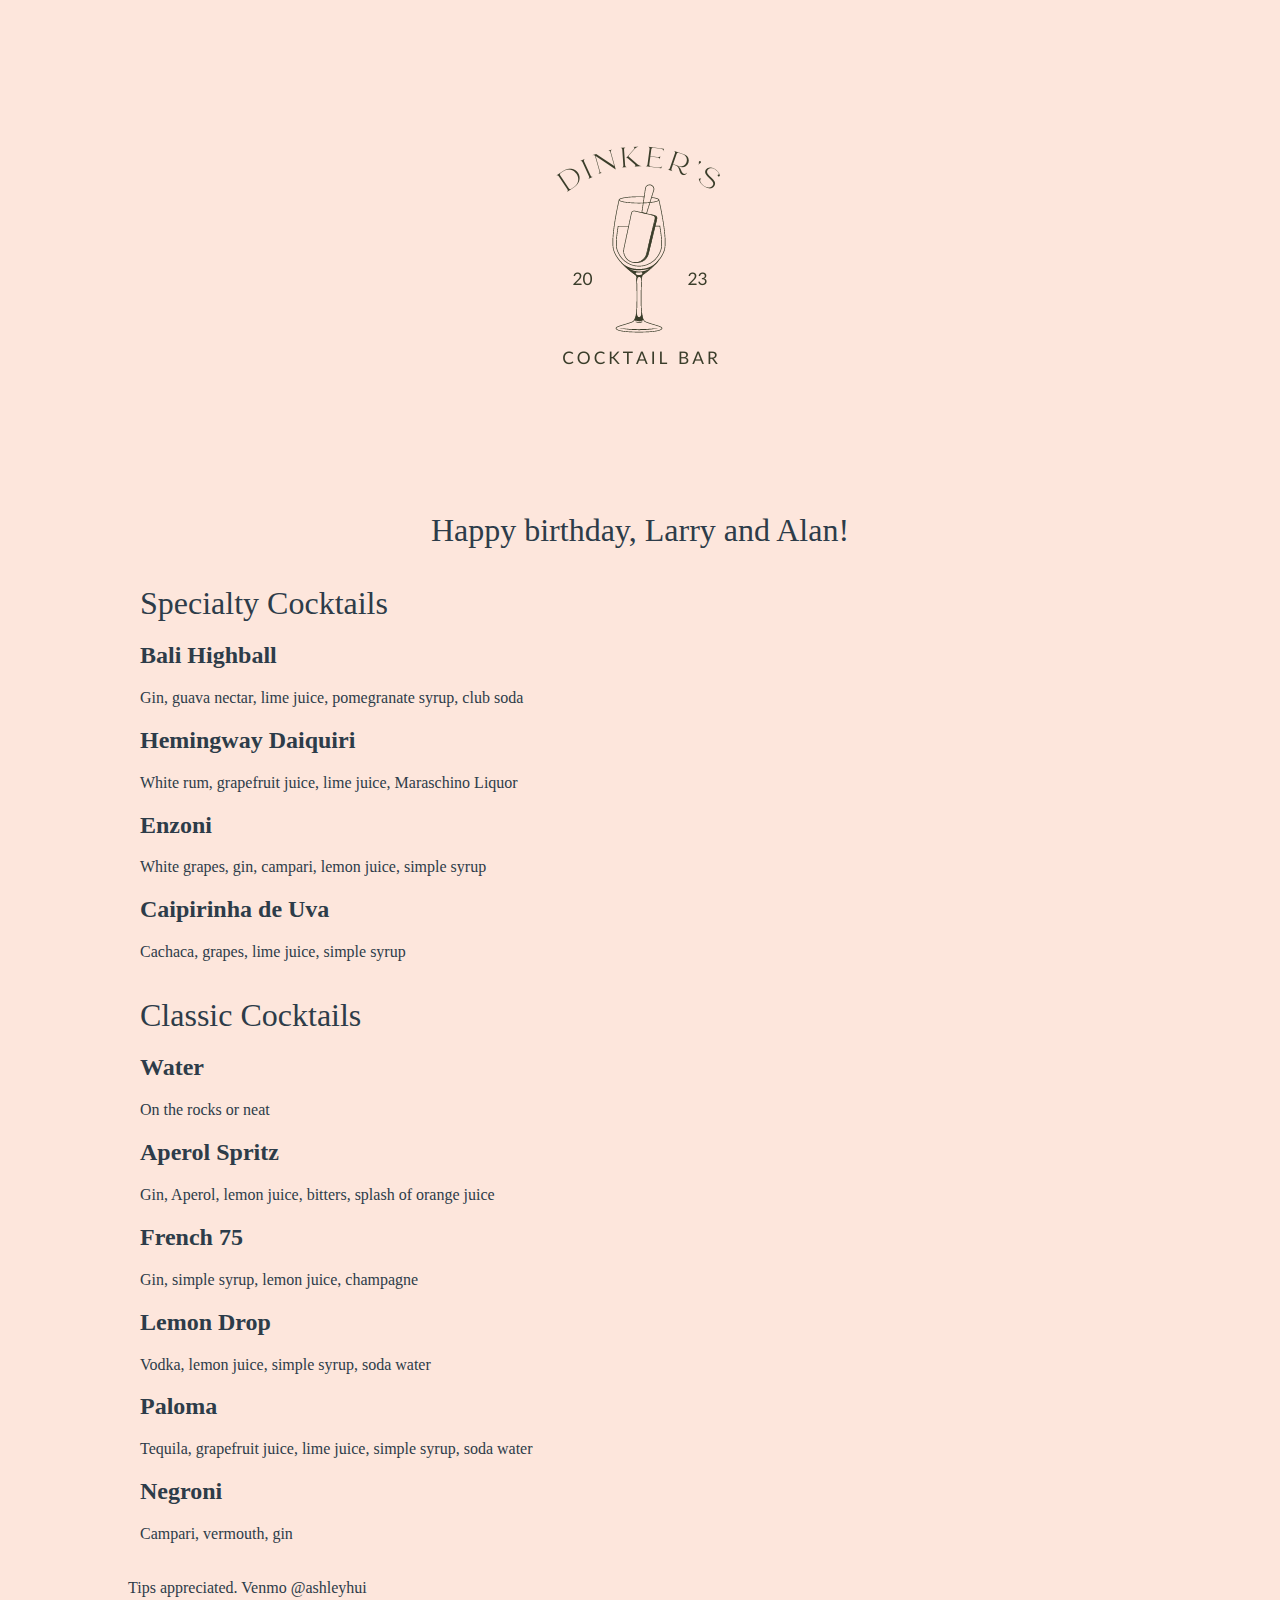
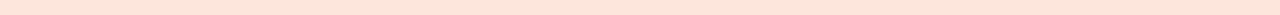
<file: index.html>
<!DOCTYPE html>

<html>

<head>
    <meta charset="utf-8">
    <meta name="viewport" content="width=device-width, initial-scale=1.0">
    <link rel="icon" href="images/cocktail_favicon.ico">
    <title>menu
    </title>
    <link href="css/styles_bar.css" rel="stylesheet">
</head>

<body>
    <div class="container">
        <header class="header">
            <img class="header__image" src="images/dinkers.png" alt="dink" class="center">
            <h1>Happy birthday, Larry and Alan!</h1>
        </header>
        <br><br>
        <h1>Specialty Cocktails</h1>
        <h2>Bali Highball</h2>
        <h4>Gin, guava nectar, lime juice, pomegranate syrup, club soda</h4>
        <h2>Hemingway Daiquiri</h2>
        <h4>White rum, grapefruit juice, lime juice, Maraschino Liquor</h4>
        <h2>Enzoni</h2>
        <h4>White grapes, gin, campari, lemon juice, simple syrup</h4>
        <h2>Caipirinha de Uva</h2>
        <h4>Cachaca, grapes, lime juice, simple syrup</h4>
        <!-- <h2>Bourbon Swizzle</h2>
        <h4>Bourbon, apricot brandy, lemon juice, ginger ale</h4>
        <h2>Lychee Martini</h2>
        <h4>Vodka, lychee liqueur, lychee syrup</h4> -->
        <br><br>
        <h1>Classic Cocktails</h1>
        <h2>Water</h2>
        <h4>On the rocks or neat</h4>
        <h2>Aperol Spritz</h2>
        <h4>Gin, Aperol, lemon juice, bitters, splash of orange juice</h4>
        <h2>French 75</h2>
        <h4>Gin, simple syrup, lemon juice, champagne</h4>
        <h2>Lemon Drop</h2>
        <h4>Vodka, lemon juice, simple syrup, soda water</h4>
        <h2>Paloma</h2>
        <h4>Tequila, grapefruit juice, lime juice, simple syrup, soda water</h4>
        <h2>Negroni</h2>
        <h4>Campari, vermouth, gin</h4>
        <!-- <h2>Gin & Tonic</h2>
        <h4>Hendrick's Gin, tonic water</h4>
        <h2>Whiskey Sour</h2>
        <h4>Jameson, homemade sweet and sour</h4> -->
        <!-- <h2>Moscow Mule</h2>
        <h4>Vodka, Fever Tree ginger beer, lime juice</h4> -->
        <br><br>
    </div>
    <footer>
        <footer class="footer__quote">
            Tips appreciated. Venmo @ashleyhui
            <br><br>
        </footer>
    </footer>
    <!-- <footer class="footer">
        <footer class="footer__quote">
            "People wish to learn to swim and at the same time to keep one foot on the ground."
    </footer>
    </footer> -->
</body>
</file>
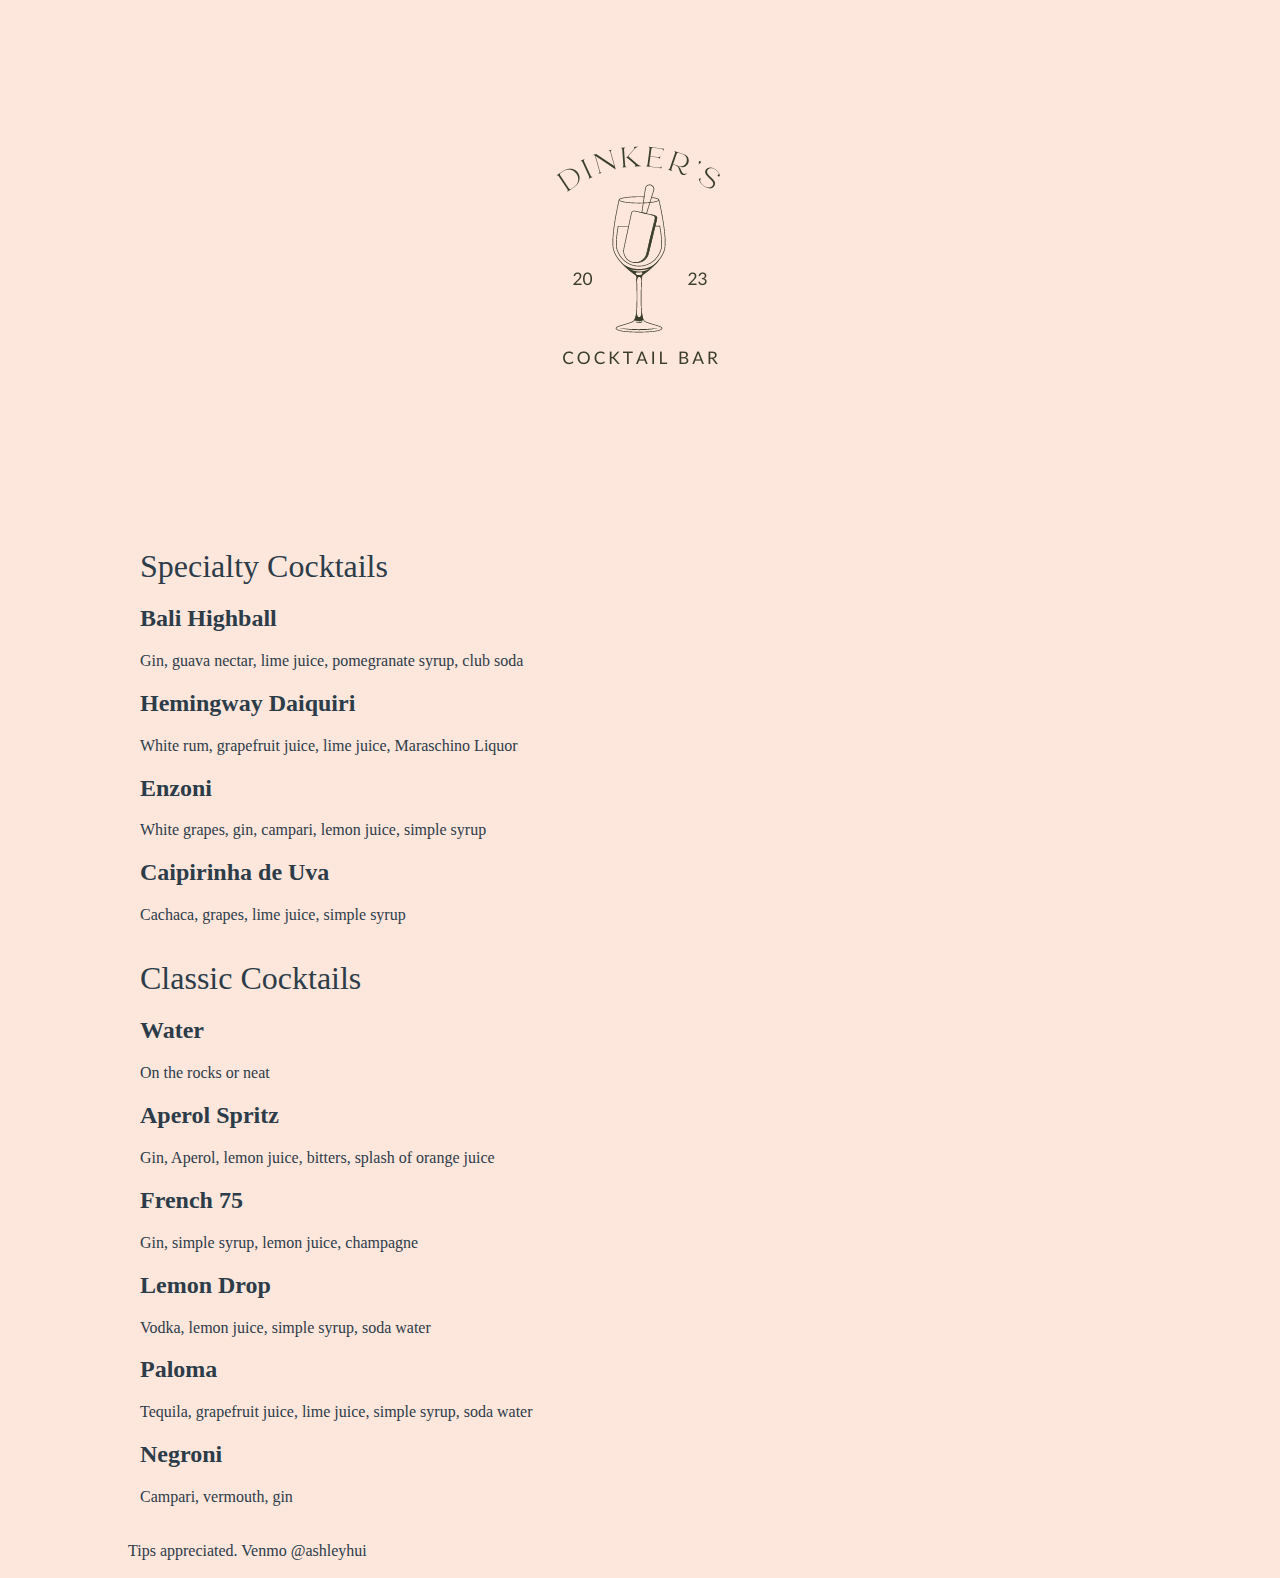
<file: bar_index.html>
<!DOCTYPE html>

<html>

<head>
    <meta charset="utf-8">
    <meta name="viewport" content="width=device-width, initial-scale=1.0">
    <link rel="icon" href="images/cocktail_favicon.ico">
    <title>menu
    </title>
    <link href="css/styles_bar.css" rel="stylesheet">
</head>

<body>
    <div class="container">
        <header class="header">
            <img class="header__image" src="images/dinkers.png" alt="dink" class="center">
        </header>
        <br><br>
        <h1>Specialty Cocktails</h1>
        <h2>Bali Highball</h2>
        <h4>Gin, guava nectar, lime juice, pomegranate syrup, club soda</h4>
        <h2>Hemingway Daiquiri</h2>
        <h4>White rum, grapefruit juice, lime juice, Maraschino Liquor</h4>
        <h2>Enzoni</h2>
        <h4>White grapes, gin, campari, lemon juice, simple syrup</h4>
        <h2>Caipirinha de Uva</h2>
        <h4>Cachaca, grapes, lime juice, simple syrup</h4>
        <!-- <h2>Bourbon Swizzle</h2>
        <h4>Bourbon, apricot brandy, lemon juice, ginger ale</h4>
        <h2>Lychee Martini</h2>
        <h4>Vodka, lychee liqueur, lychee syrup</h4> -->
        <br><br>
        <h1>Classic Cocktails</h1>
        <h2>Water</h2>
        <h4>On the rocks or neat</h4>
        <h2>Aperol Spritz</h2>
        <h4>Gin, Aperol, lemon juice, bitters, splash of orange juice</h4>
        <h2>French 75</h2>
        <h4>Gin, simple syrup, lemon juice, champagne</h4>
        <h2>Lemon Drop</h2>
        <h4>Vodka, lemon juice, simple syrup, soda water</h4>
        <h2>Paloma</h2>
        <h4>Tequila, grapefruit juice, lime juice, simple syrup, soda water</h4>
        <h2>Negroni</h2>
        <h4>Campari, vermouth, gin</h4>
        <!-- <h2>Gin & Tonic</h2>
        <h4>Hendrick's Gin, tonic water</h4>
        <h2>Whiskey Sour</h2>
        <h4>Jameson, homemade sweet and sour</h4> -->
        <!-- <h2>Moscow Mule</h2>
        <h4>Vodka, Fever Tree ginger beer, lime juice</h4> -->
        <br><br>
    </div>
    <footer>
        <footer class="footer__quote">
            Tips appreciated. Venmo @ashleyhui
            <br><br>
        </footer>
    </footer>
    <!-- <footer class="footer">
        <footer class="footer__quote">
            "People wish to learn to swim and at the same time to keep one foot on the ground."
    </footer>
    </footer> -->
</body>
</file>
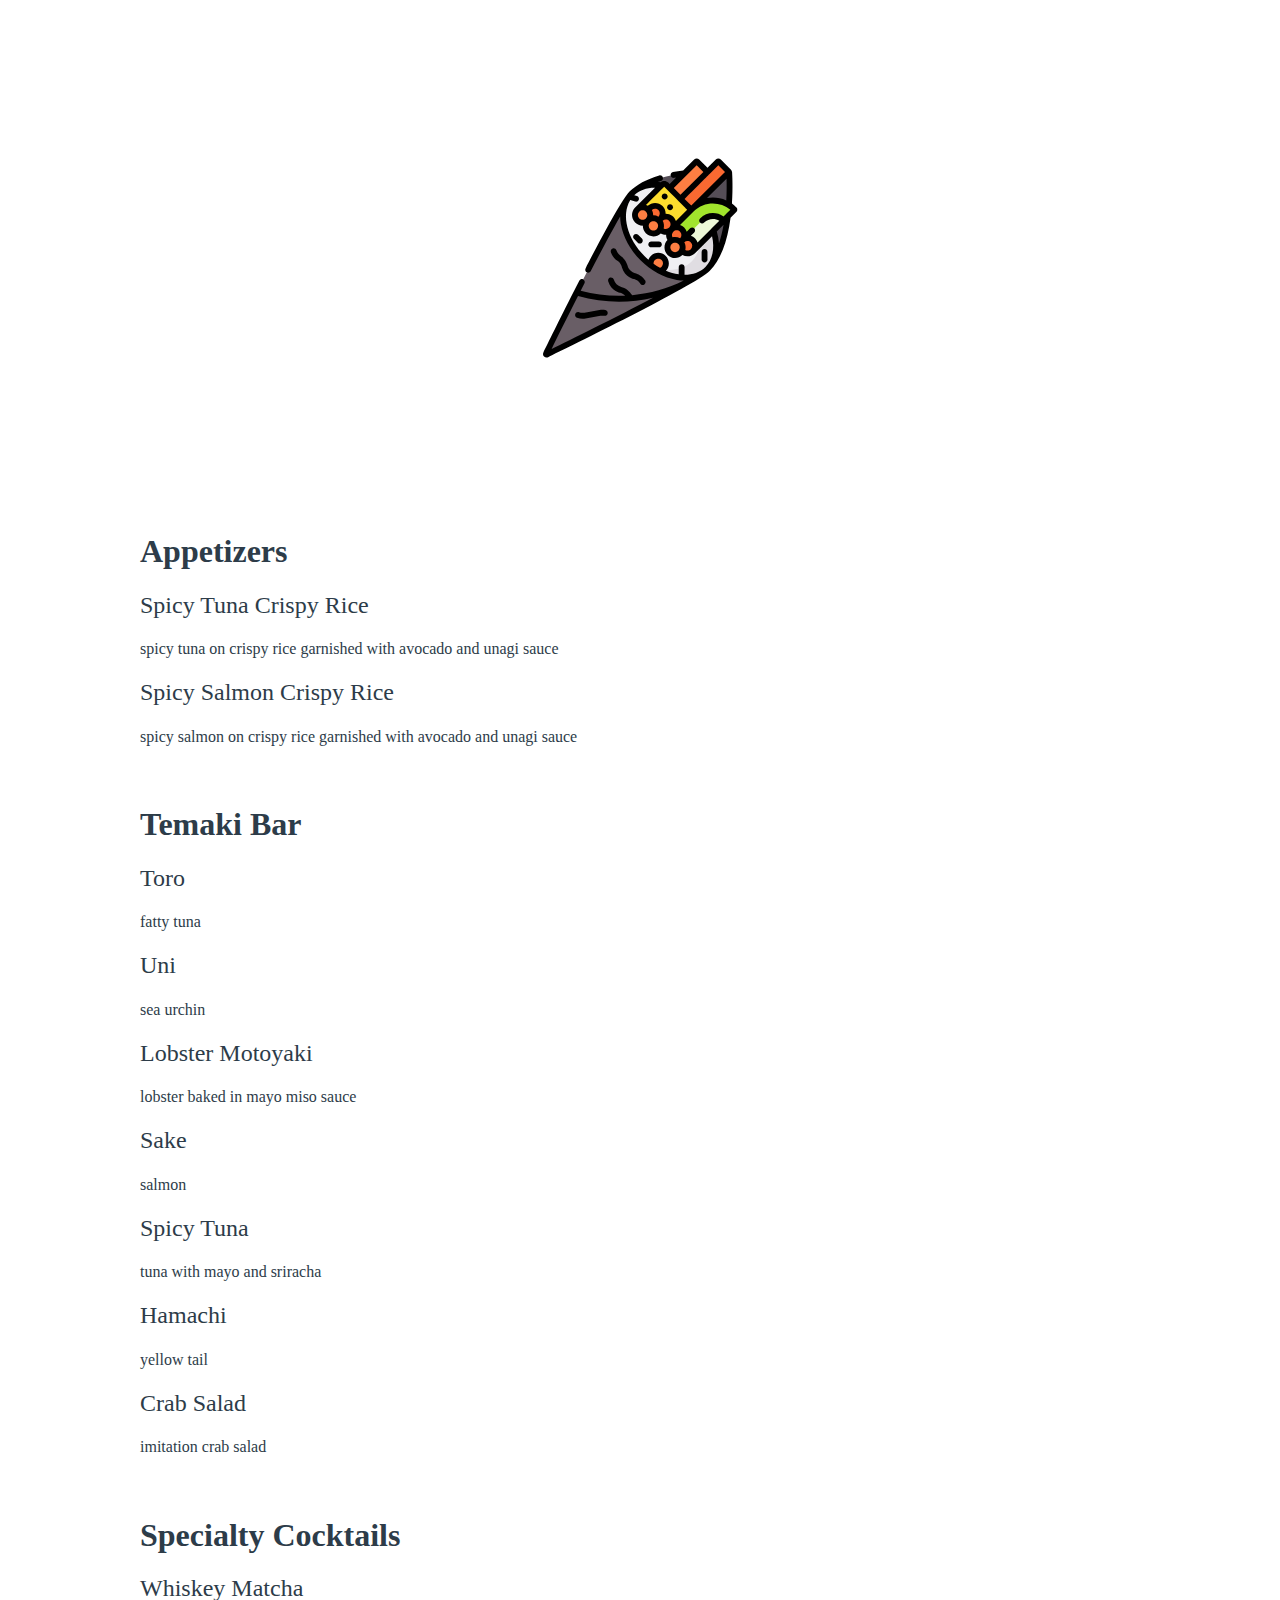
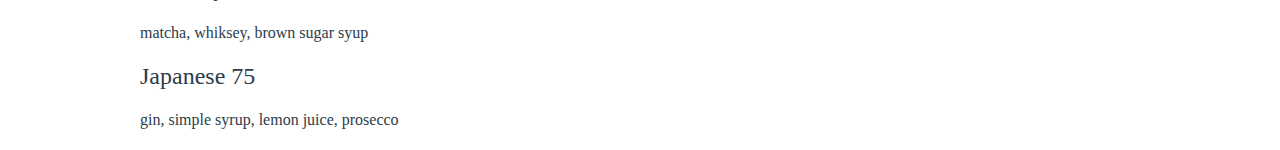
<file: dinner_index.html>
<!DOCTYPE html>

<html>

<head>
    <meta charset="utf-8">
    <meta name="viewport" content="width=device-width, initial-scale=1.0">
    <link rel="icon" href="images/sushi_favicon.ico">
    <title>menu
    </title>
    <link href="css/styles_dinner.css" rel="stylesheet">
</head>

<body>
    <div class="container">
        <header class="header">
            <img class="header__image" src="images/handrolls.png" alt="dink" class="center">
        </header>
        <div class="appetizer">
            <h1>Appetizers</h1>
            <div class="menuItem">
                <h2>Spicy Tuna Crispy Rice</h2>
                <h4>spicy tuna on crispy rice garnished with avocado and unagi sauce</h4>
            </div>
            <div class="menuItem">
                <h2>Spicy Salmon Crispy Rice</h2>
                <h4>spicy salmon on crispy rice garnished with avocado and unagi sauce</h4>
            </div>
        </div>
        <br>
        <div class="entree">
            <h1>Temaki Bar</h1>
            <div class="menuItem">
                <h2>Toro</h2>
                <h4>fatty tuna</h4>
            </div>
            <div class="menuItem">
                <h2>Uni</h2>
                <h4>sea urchin</h4>
            </div>
            <div class="menuItem">
                <h2>Lobster Motoyaki</h2>
                <h4>lobster baked in mayo miso sauce</h4>
            </div>
            <div class="menuItem">
                <h2>Sake</h2>
                <h4>salmon</h4>
            </div>
            <div class="menuItem">
                <h2>Spicy Tuna</h2>
                <h4>tuna with mayo and sriracha</h4>
            </div>
            <div class="menuItem">
                <h2>Hamachi</h2>
                <h4>yellow tail</h4>
            </div>
            <div class="menuItem">
                <h2>Crab Salad</h2>
                <h4>imitation crab salad</h4>
            </div>
        </div>
        <br>
        <div class="drinks">
            <h1>Specialty Cocktails</h1>
            <div class="menuItem">
                <h2>Whiskey Matcha</h2>
                <h4>matcha, whiksey, brown sugar syup</h4>
            </div>

            <div class="menuItem">
                <h2>Japanese 75</h2>
                <h4>gin, simple syrup, lemon juice, prosecco</h4>
            </div>
        </div>
    </div>
    <footer class="footer">
    </footer>
    <!-- <footer class="footer">
        <footer class="footer__quote">
            "People wish to learn to swim and at the same time to keep one foot on the ground."
    </footer>
    </footer> -->
</body>
</file>
<file: css/styles_bar.css>
@media screen and (min-width: 1250px) {
    body .container {
        max-width: 1000px;
        margin-left: auto;
        margin-right: auto;
    }
}

@media screen and (max-width: 640px) and (min-width: 500px) {
    h1 {
        font-size: 5vw;
    }

    h4 {
        font-size: 2.5vw;
    }

    body .header__logo {
        width: 12%;
        height: auto;
    }

    body .footer__quote {
        font-size: 2.5vw;
    }
}


@media screen and (max-width: 501px) {
    h1 {
        font-family: 'Garamond', 'Palatino';
        font-size: 25px;
    }

    h2 {
        font-size: 18px;
    }

    h4 {
        font-size: 12px;
    }

    body .header__logo {
        width: 46.66px;
        height: 46.66px;
    }

    body .footer__quote {
        font-size: 12px;
    }
}

a {
    text-decoration: none;
    color: black;
}

body {
    font-family: 'Didot';
    font-weight: 50;
    margin: 0;
    background-color: #FDE6DC;
    color: #2d3c49;
}

.container {
    margin-top: 8px;
    margin-right: 10%;
    margin-left: 10%;
}

h1 {
    color: #2d3c49;
    font-weight: 100;
    margin-top: 0px;
    margin-bottom: 0px;
}

h4 {
    color: #2d3c49;
    margin-top: 0px;
    margin-bottom: 0px;
    font-weight: 150;
}

.header {
    text-align: center;
    width: 100%;
}

.header__inner {
    margin-top: 0px;
    margin-bottom: 0px;
    text-align: right;
}

.header__logo {
    width: 500px;
    height: 500px;
    box-sizing: border-box;
}

.header__image {
    display: inline-block;
    margin: 0 auto;
    max-width: 100%;
    height: auto;
}

.body__image {
    max-width: 100%;
    height: auto;
}

.footer__quote {
    margin-left: 10%;
    margin-right: 10%;
}

.footer {
    position: fixed;
    left: 0;
    bottom: 0;
    width: 100%;
    margin-top: 4em;
    padding-top: 1em;
    padding-bottom: 1em;
    text-align: center;
}
</file>
<file: css/styles_dinner.css>
@media screen and (min-width: 1250px) {
    body .container {
        max-width: 1000px;
        margin-left: auto;
        margin-right: auto;
    }
}

@media screen and (max-width: 640px) and (min-width: 500px) {
    h1 {
        font-family: 'Garamond', 'Palatino';
        font-size: 10vw;
    }

    h2 {
        font-size: 7vw;
    }

    h4 {
        font-size: 2.5vw;
    }

    body .header__logo {
        width: 12%;
        height: auto;
    }

    body .footer__quote {
        font-size: 2.5vw;
    }
}


@media screen and (max-width: 501px) {
    h1 {
        font-family: 'Garamond', 'Palatino';
        font-size: 25px;
    }

    h2 {
        font-size: 20px;
    }

    h4 {
        font-size: 12px;
    }

    body .header__logo {
        width: 46.66px;
        height: 46.66px;
    }

    body .footer__quote {
        font-size: 12px;
    }
}

a {
    text-decoration: none;
    color: black;
}

body {
    font-family: 'Didot';
    font-weight: normal;
    background-color: #ffffff;
    color: #2d3c49;
}

.container {
    margin-top: 8px;
    margin-right: 10%;
    margin-left: 10%;
}

h1 {
    color: #2d3c49;
    font-weight: bold;
}

h2 {
    color: #2d3c49;
    font-weight: normal;
}

h4 {
    color: #2d3c49;
    font-weight: 300;
}

.header {
    text-align: center;
    width: 100%;
}

.header__inner {
    margin-top: 0px;
    margin-bottom: 0px;
    text-align: right;
}

.header__logo {
    width: 500px;
    height: 500px;
    box-sizing: border-box;
}

.header__image {
    display: inline-block;
    margin: 0 auto;
    max-width: 100%;
    height: auto;
}

.body__image {
    max-width: 100%;
    height: auto;
}

.footer__quote {
    margin-left: 10%;
    margin-right: 10%;
}

.footer {
    position: fixed;
    left: 0;
    width: 100%;
    margin-top: 4em;
    padding-top: 1em;
    padding-bottom: 1em;
    text-align: center;
}
</file>
